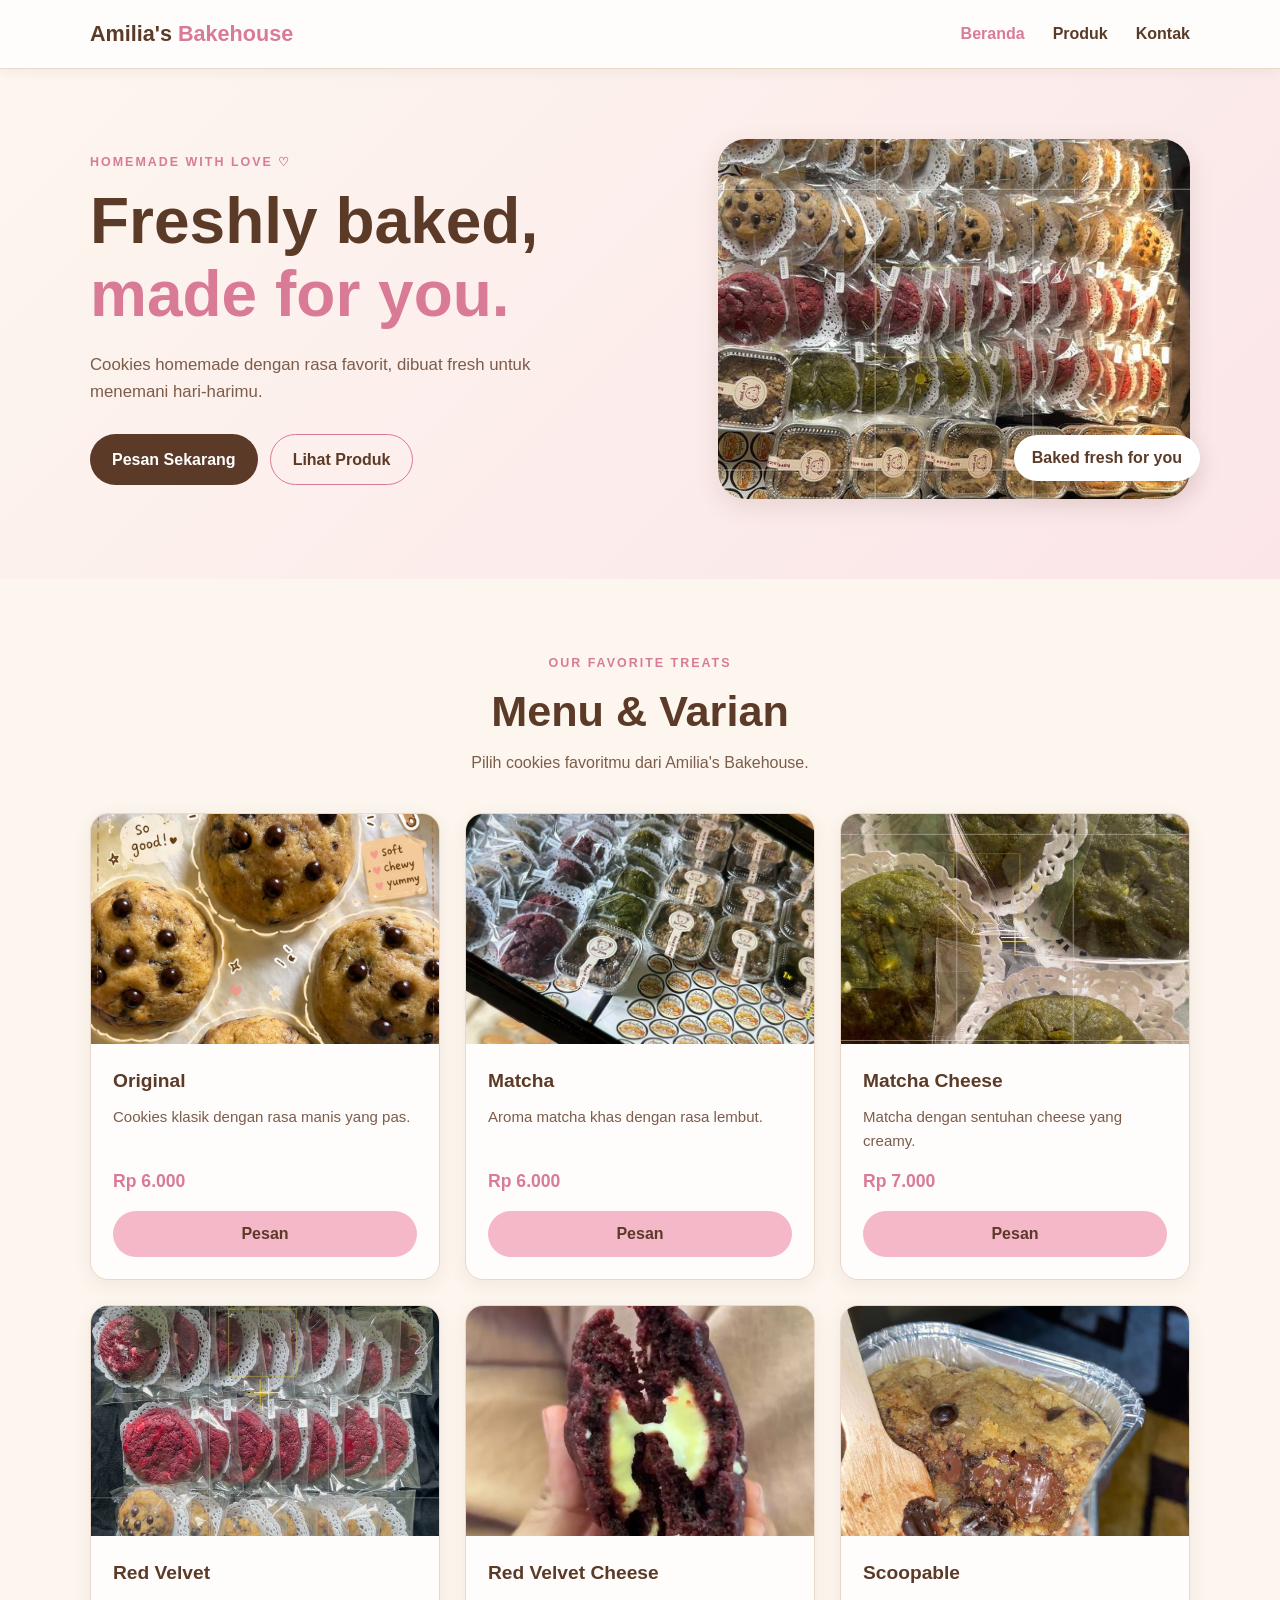
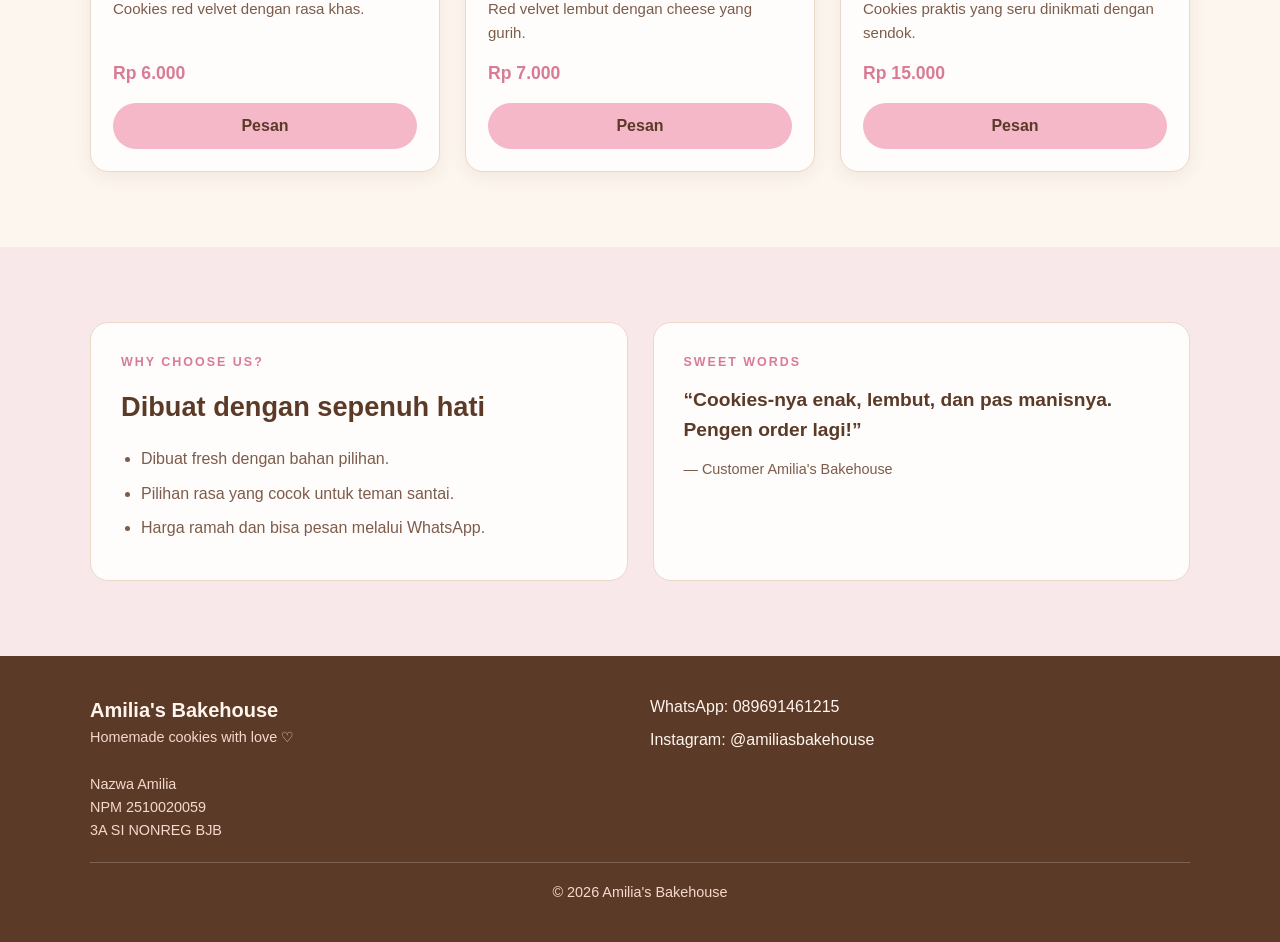
<file: index.html>
<!DOCTYPE html>
<html lang="id">
<head>
  <meta charset="UTF-8">
  <meta name="viewport" content="width=device-width, initial-scale=1.0">
  <title>Amilia's Bakehouse | Homemade Cookies</title>
  <link rel="stylesheet" href="css/style.css">
</head>
<body>
  <header class="site-header">
    <nav class="navbar container">
      <a class="brand" href="index.html">Amilia's <span>Bakehouse</span></a>
      <input class="nav-toggle" type="checkbox" id="nav-toggle">
      <label class="hamburger" for="nav-toggle" aria-label="Buka menu"><span></span><span></span><span></span></label>
      <ul class="nav-menu">
        <li><a class="active" href="index.html">Beranda</a></li>
        <li><a href="#produk">Produk</a></li>
        <li><a href="kontak.html">Kontak</a></li>
      </ul>
    </nav>
  </header>

  <main>
    <section class="hero">
      <div class="container hero-content">
        <div class="hero-text">
          <p class="eyebrow">Homemade with love ♡</p>
          <h1>Freshly baked,<br><span>made for you.</span></h1>
          <p class="hero-description">Cookies homemade dengan rasa favorit, dibuat fresh untuk menemani hari-harimu.</p>
          <div class="hero-buttons">
            <a class="button button-primary" href="https://wa.me/6289691461215" target="_blank" rel="noopener">Pesan Sekarang</a>
            <a class="button button-outline" href="#produk">Lihat Produk</a>
          </div>
        </div>
        <div class="hero-image">
          <img src="img/produk.jpg" alt="Produk Amilia's Bakehouse">
          <span class="image-note">Baked fresh for you</span>
        </div>
      </div>
    </section>

    <section class="section products" id="produk">
      <div class="container">
        <div class="section-heading">
          <p class="eyebrow">Our favorite treats</p>
          <h2>Menu &amp; Varian</h2>
          <p>Pilih cookies favoritmu dari Amilia's Bakehouse.</p>
        </div>
        <div class="product-grid">
          <article class="product-card">
            <img src="img/original.jpg" alt="Original cookies">
            <div class="product-info"><h3>Original</h3><p>Cookies klasik dengan rasa manis yang pas.</p><strong>Rp 6.000</strong><a class="button button-card" href="https://wa.me/6289691461215?text=Halo%20Amilia's%20Bakehouse,%20saya%20mau%20pesan%20Original" target="_blank" rel="noopener">Pesan</a></div>
          </article>
          <article class="product-card">
            <img src="img/matcha.jpg" alt="Matcha cookies">
            <div class="product-info"><h3>Matcha</h3><p>Aroma matcha khas dengan rasa lembut.</p><strong>Rp 6.000</strong><a class="button button-card" href="https://wa.me/6289691461215?text=Halo,%20saya%20mau%20pesan%20Matcha" target="_blank" rel="noopener">Pesan</a></div>
          </article>
          <article class="product-card">
            <img src="img/matchacheese.jpg" alt="Matcha cheese cookies">
            <div class="product-info"><h3>Matcha Cheese</h3><p>Matcha dengan sentuhan cheese yang creamy.</p><strong>Rp 7.000</strong><a class="button button-card" href="https://wa.me/6289691461215?text=Halo,%20saya%20mau%20pesan%20Matcha%20Cheese" target="_blank" rel="noopener">Pesan</a></div>
          </article>
          <article class="product-card">
            <img src="img/redvelvet.jpg" alt="Red velvet cookies">
            <div class="product-info"><h3>Red Velvet</h3><p>Cookies red velvet dengan rasa khas.</p><strong>Rp 6.000</strong><a class="button button-card" href="https://wa.me/6289691461215?text=Halo,%20saya%20mau%20pesan%20Red%20Velvet" target="_blank" rel="noopener">Pesan</a></div>
          </article>
          <article class="product-card">
            <img src="img/redvelvetcheese.jpg" alt="Red velvet cheese cookies">
            <div class="product-info"><h3>Red Velvet Cheese</h3><p>Red velvet lembut dengan cheese yang gurih.</p><strong>Rp 7.000</strong><a class="button button-card" href="https://wa.me/6289691461215?text=Halo,%20saya%20mau%20pesan%20Red%20Velvet%20Cheese" target="_blank" rel="noopener">Pesan</a></div>
          </article>
          <article class="product-card">
            <img src="img/scoopable.jpg" alt="Scoopable cookies">
            <div class="product-info"><h3>Scoopable</h3><p>Cookies praktis yang seru dinikmati dengan sendok.</p><strong>Rp 15.000</strong><a class="button button-card" href="https://wa.me/6289691461215?text=Halo,%20saya%20mau%20pesan%20Scoopable" target="_blank" rel="noopener">Pesan</a></div>
          </article>
        </div>
      </div>
    </section>

    <section class="section about">
      <div class="container about-grid">
        <div class="about-box">
          <p class="eyebrow">Why choose us?</p>
          <h2>Dibuat dengan sepenuh hati</h2>
          <ul>
            <li>Dibuat fresh dengan bahan pilihan.</li>
            <li>Pilihan rasa yang cocok untuk teman santai.</li>
            <li>Harga ramah dan bisa pesan melalui WhatsApp.</li>
          </ul>
        </div>
        <div class="quote-box">
          <p class="eyebrow">Sweet words</p>
          <blockquote>“Cookies-nya enak, lembut, dan pas manisnya. Pengen order lagi!”</blockquote>
          <p class="quote-author">— Customer Amilia's Bakehouse</p>
        </div>
      </div>
    </section>
  </main>

  <footer class="site-footer">
    <div class="container footer-content">
      <div><a class="footer-brand" href="index.html">Amilia's Bakehouse</a><p>Homemade cookies with love ♡</p></div>
      <div class="footer-links">
        <a href="https://wa.me/6289691461215" target="_blank" rel="noopener">WhatsApp: 089691461215</a>
        <a href="https://www.instagram.com/amiliasbakehouse/" target="_blank" rel="noopener">Instagram: @amiliasbakehouse</a>
      </div>
      <div class="student-info"><p>Nazwa Amilia</p><p>NPM 2510020059</p><p>3A SI NONREG BJB</p></div>
      <p class="copyright">© 2026 Amilia's Bakehouse</p>
    </div>
  </footer>
</body>
</html>
</file>
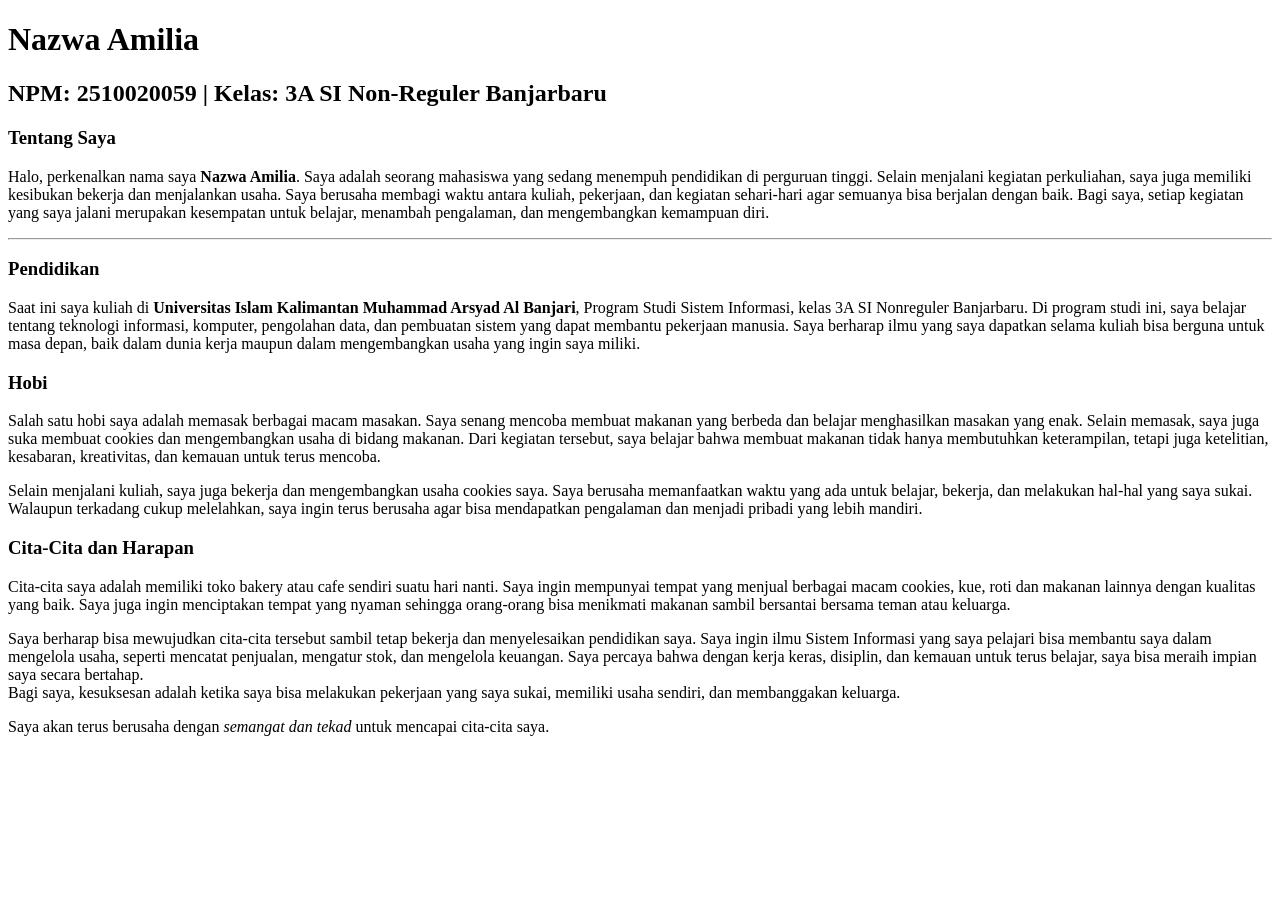
<file: tugas1_2510020059/index.html>
<!DOCTYPE html>
<html lang="id">
<head>
    <meta charset="UTF-8">
    <meta name="viewport" content="width=device-width, initial-scale=1.0">
    <title>Profil Nazwa Amilia</title>
</head>
<body>

    <!-- Dibuat oleh Nazwa Amilia, 10 Oktober 2026 -->

    <h1>Nazwa Amilia</h1>
    <h2>NPM: 2510020059 | Kelas: 3A SI Non-Reguler Banjarbaru</h2>

    <h3>Tentang Saya</h3>
    <p>
        Halo, perkenalkan nama saya <strong>Nazwa Amilia</strong>.
        Saya adalah seorang mahasiswa yang sedang menempuh pendidikan
        di perguruan tinggi. Selain menjalani kegiatan perkuliahan,
        saya juga memiliki kesibukan bekerja dan menjalankan usaha.
        Saya berusaha membagi waktu antara kuliah, pekerjaan, dan
        kegiatan sehari-hari agar semuanya bisa berjalan dengan baik.
        Bagi saya, setiap kegiatan yang saya jalani merupakan kesempatan
        untuk belajar, menambah pengalaman, dan mengembangkan kemampuan diri.
    </p>

    <hr>

    <h3>Pendidikan</h3>
    <p>
        Saat ini saya kuliah di <strong>Universitas Islam Kalimantan
        Muhammad Arsyad Al Banjari</strong>, Program Studi Sistem Informasi,
        kelas 3A SI Nonreguler Banjarbaru. Di program studi ini, saya
        belajar tentang teknologi informasi, komputer, pengolahan data,
        dan pembuatan sistem yang dapat membantu pekerjaan manusia.
        Saya berharap ilmu yang saya dapatkan selama kuliah bisa berguna
        untuk masa depan, baik dalam dunia kerja maupun dalam mengembangkan
        usaha yang ingin saya miliki.
    </p>

    <h3>Hobi</h3>
    <p>
        Salah satu hobi saya adalah memasak berbagai macam masakan.
        Saya senang mencoba membuat makanan yang berbeda dan belajar
        menghasilkan masakan yang enak. Selain memasak, saya juga suka
        membuat cookies dan mengembangkan usaha di bidang makanan.
        Dari kegiatan tersebut, saya belajar bahwa membuat makanan
        tidak hanya membutuhkan keterampilan, tetapi juga ketelitian,
        kesabaran, kreativitas, dan kemauan untuk terus mencoba.
    </p>

    <p>
        Selain menjalani kuliah, saya juga bekerja dan mengembangkan
        usaha cookies saya. Saya berusaha memanfaatkan waktu yang ada
        untuk belajar, bekerja, dan melakukan hal-hal yang saya sukai.
        Walaupun terkadang cukup melelahkan, saya ingin terus berusaha
        agar bisa mendapatkan pengalaman dan menjadi pribadi yang
        lebih mandiri.
    </p>

    <h3>Cita-Cita dan Harapan</h3>
    <p>
        Cita-cita saya adalah memiliki toko bakery atau cafe sendiri
        suatu hari nanti. Saya ingin mempunyai tempat yang menjual
        berbagai macam cookies, kue, roti dan makanan lainnya dengan kualitas
        yang baik. Saya juga ingin menciptakan tempat yang nyaman
        sehingga orang-orang bisa menikmati makanan sambil bersantai
        bersama teman atau keluarga.
    </p>

    <p>
        Saya berharap bisa mewujudkan cita-cita tersebut sambil tetap
        bekerja dan menyelesaikan pendidikan saya. Saya ingin ilmu
        Sistem Informasi yang saya pelajari bisa membantu saya dalam
        mengelola usaha, seperti mencatat penjualan, mengatur stok,
        dan mengelola keuangan. Saya percaya bahwa dengan kerja keras,
        disiplin, dan kemauan untuk terus belajar, saya bisa meraih
        impian saya secara bertahap.
        <br>
        Bagi saya, kesuksesan adalah ketika saya bisa melakukan
        pekerjaan yang saya sukai, memiliki usaha sendiri, dan
        membanggakan keluarga.
    </p>

    <p>
        Saya akan terus berusaha dengan <em>semangat dan tekad</em>
        untuk mencapai cita-cita saya.
    </p>

</body>
</html>
</file>
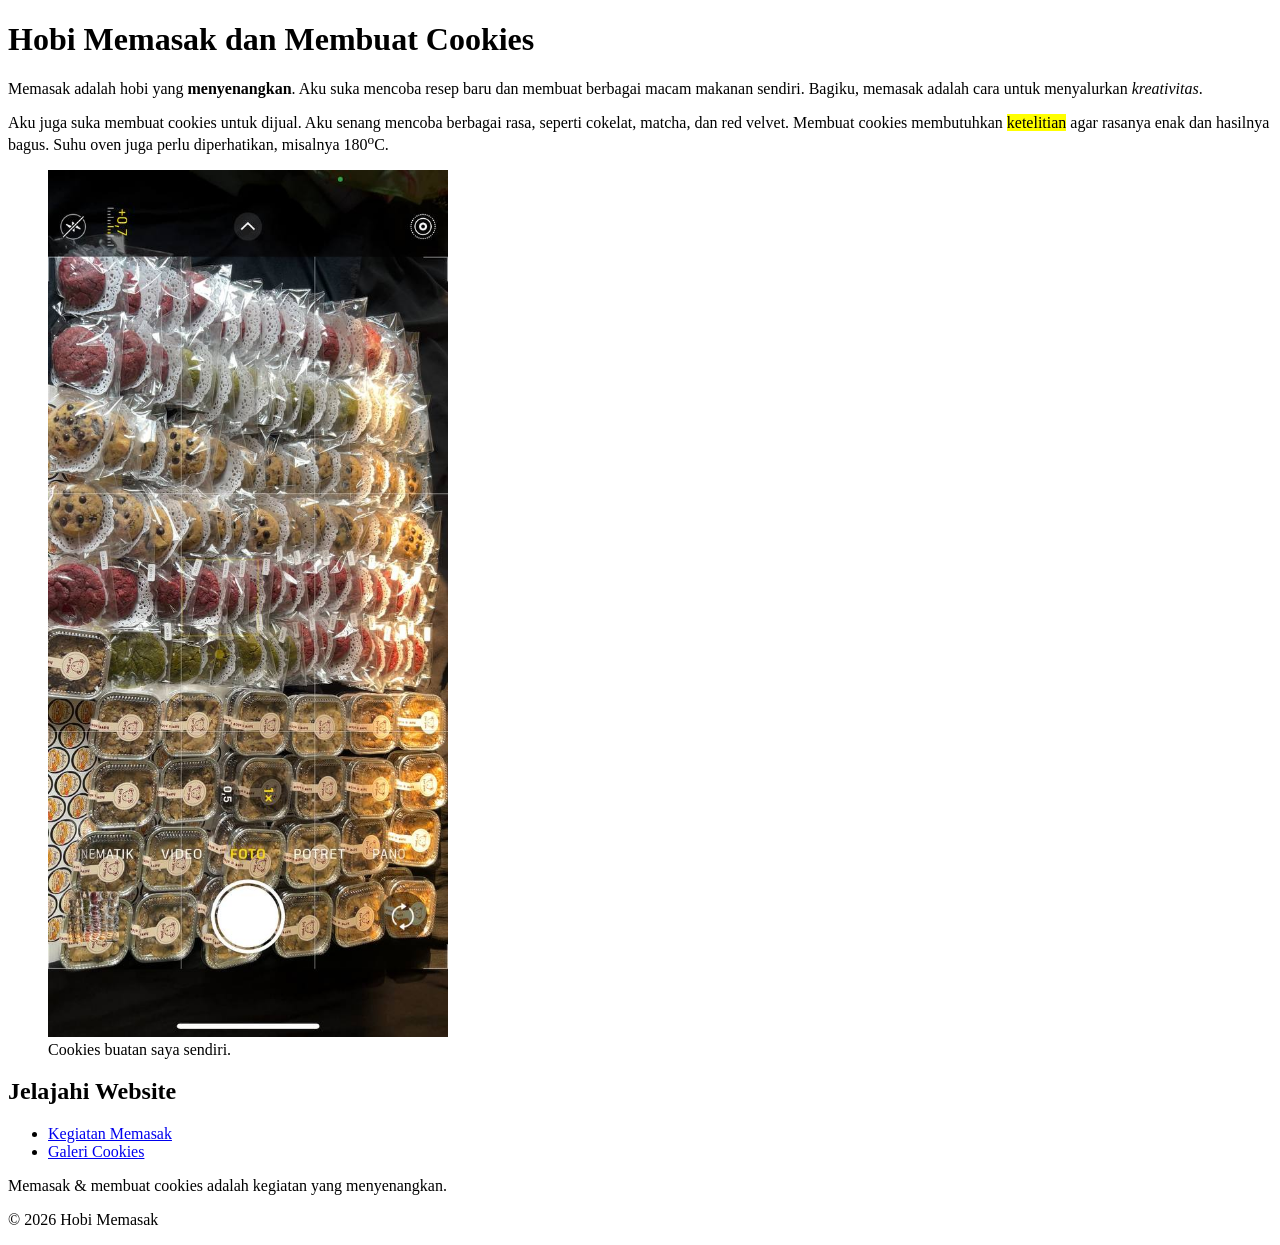
<file: tugas2_2510020059/index.html>
<!DOCTYPE html>
<html lang="id">
<head>
    <meta charset="UTF-8">
    <meta name="viewport" content="width=device-width, initial-scale=1.0">
    <title>Hobi Memasak</title>
</head>
<body id="atas">

    <h1>Hobi Memasak dan Membuat Cookies</h1>

    <p>
        Memasak adalah hobi yang <strong>menyenangkan</strong>.
        Aku suka mencoba resep baru dan membuat berbagai macam
        makanan sendiri. Bagiku, memasak adalah cara untuk
        menyalurkan <em>kreativitas</em>.
    </p>

    <p>
        Aku juga suka membuat cookies untuk dijual.
        Aku senang mencoba berbagai rasa, seperti cokelat,
        matcha, dan red velvet.
        Membuat cookies membutuhkan <mark>ketelitian</mark>
        agar rasanya enak dan hasilnya bagus.
        Suhu oven juga perlu diperhatikan, misalnya 180<sup>o</sup>C.
    </p>

    <figure>
        <img src="cookies1.jpg"
             alt="Cookies hasil buatan saya sendiri"
             width="400">
        <figcaption>Cookies buatan saya sendiri.</figcaption>
    </figure>

    <h2>Jelajahi Website</h2>

    <ul>
        <li><a href="kegiatan.html">Kegiatan Memasak</a></li>
        <li><a href="galeri.html">Galeri Cookies</a></li>
    </ul>

    <p>
        Memasak &amp; membuat cookies adalah kegiatan yang menyenangkan.
    </p>

    <p>&copy; 2026 Hobi Memasak</p>

</body>
</html>
</file>
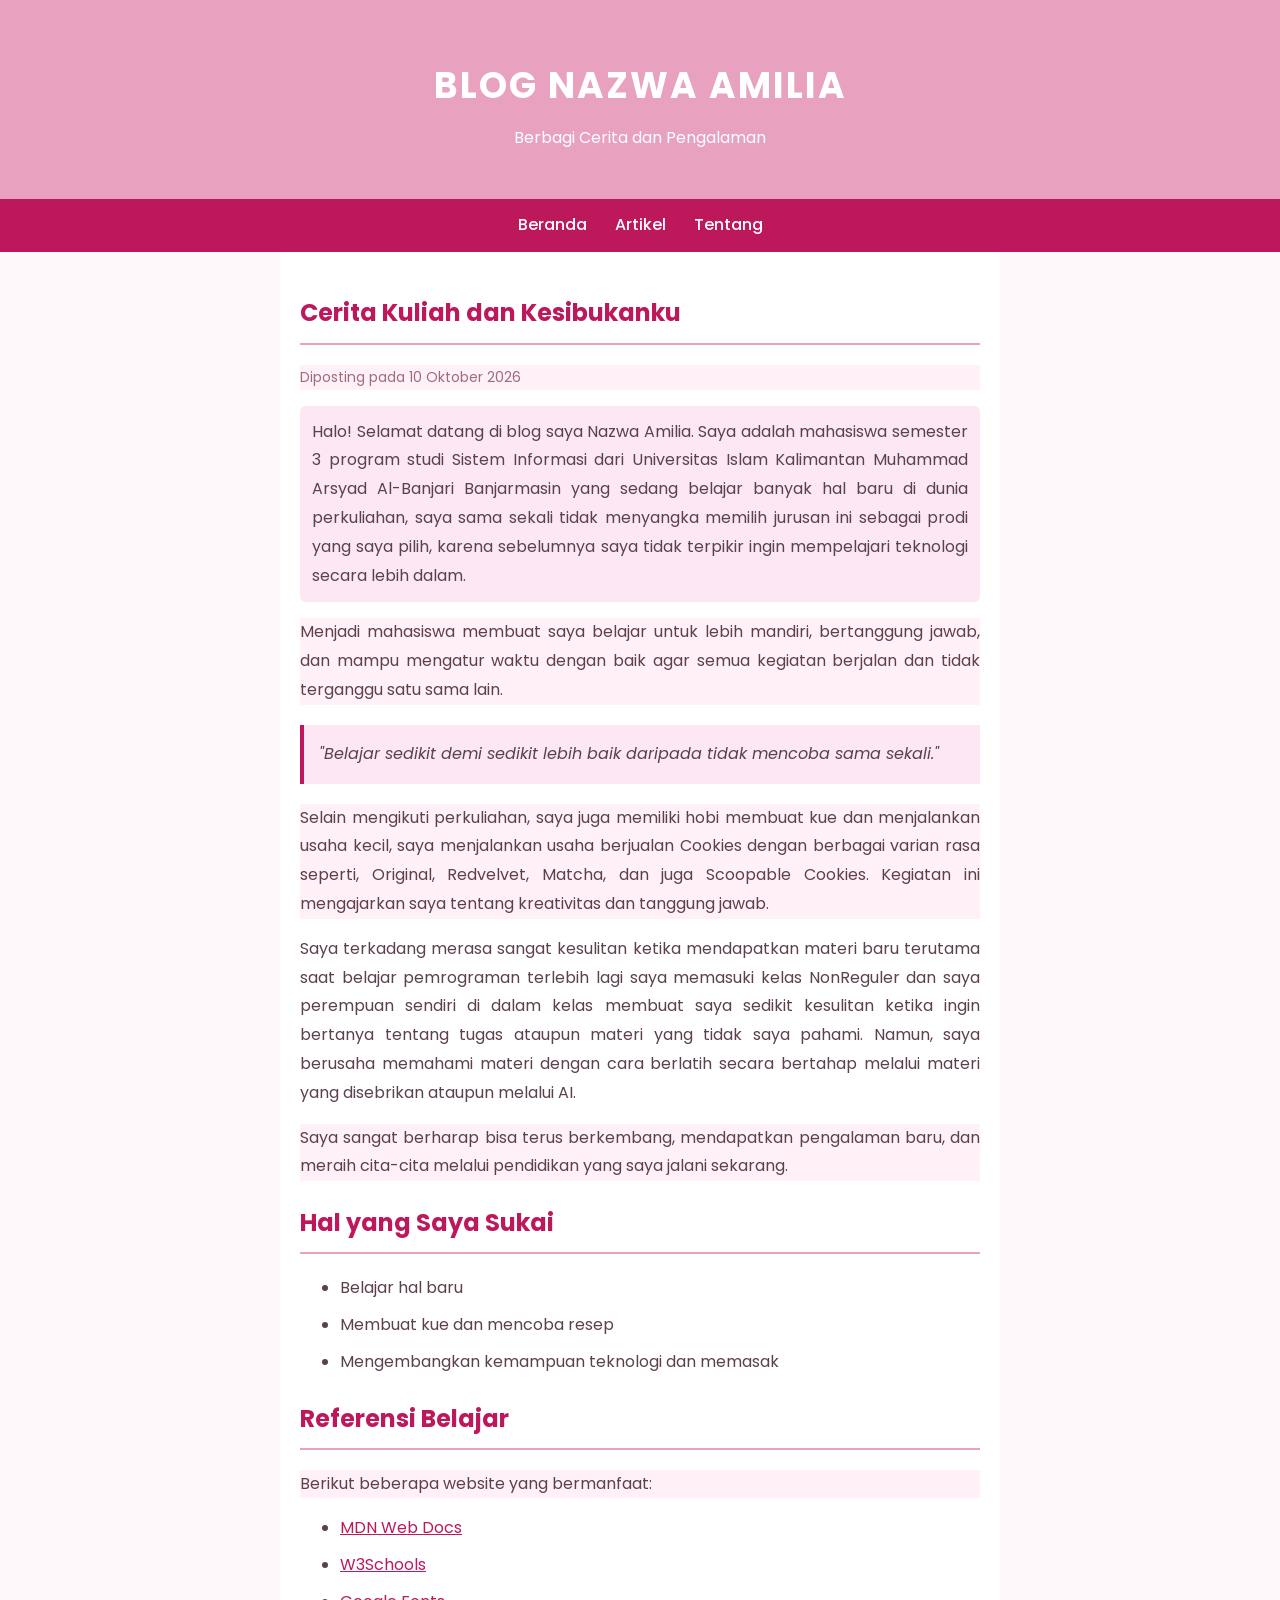
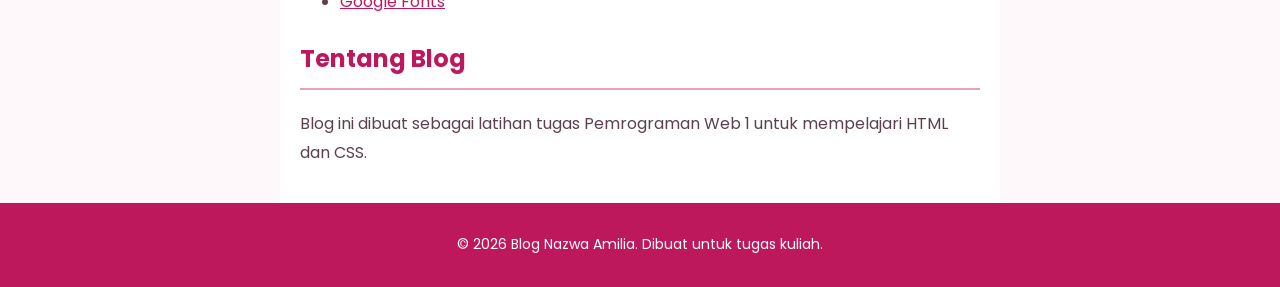
<file: tugas4_2510020059/index.html>
<!DOCTYPE html>
<html lang="id">
<head>
    <meta charset="UTF-8">
    <meta name="viewport" content="width=device-width, initial-scale=1.0">
    <title>Blog Saya</title>

    <!-- Google Fonts -->
    <link href="https://fonts.googleapis.com/css2?family=Poppins:wght@400;500;700&display=swap" rel="stylesheet">

    <!-- CSS External -->
    <link rel="stylesheet" href="style.css">
</head>
<body>

    <!-- Bagian Header -->
    <header id="header">
        <h1>Blog Nazwa Amilia</h1>
        <p>Berbagi Cerita dan Pengalaman</p>
    </header>

    <!-- Menu Navigasi -->
    <nav>
        <a href="#beranda">Beranda</a>
        <a href="#artikel">Artikel</a>
        <a href="#tentang">Tentang</a>
    </nav>

    <!-- Isi Utama -->
    <main id="beranda">
        <article id="artikel">
            <h2>Cerita Kuliah dan Kesibukanku</h2>

            <p class="tanggal">
                Diposting pada
                <time datetime="2026-10-10">10 Oktober 2026</time>
            </p>

            <p class="pembuka">
                Halo! Selamat datang di blog saya Nazwa Amilia.
                Saya adalah mahasiswa semester 3 program studi Sistem Informasi dari Universitas Islam Kalimantan Muhammad Arsyad Al-Banjari Banjarmasin yang
                sedang belajar banyak hal baru di dunia perkuliahan, saya sama sekali tidak menyangka memilih jurusan ini sebagai prodi yang saya pilih, karena sebelumnya saya tidak terpikir ingin mempelajari teknologi secara lebih dalam.
            </p>

            <p>
                Menjadi mahasiswa membuat saya belajar untuk
                lebih mandiri, bertanggung jawab, dan mampu
                mengatur waktu dengan baik agar semua kegiatan berjalan dan tidak terganggu satu sama lain.
            </p>

            <blockquote>
                "Belajar sedikit demi sedikit lebih baik
                daripada tidak mencoba sama sekali."
            </blockquote>

            <p>
                Selain mengikuti perkuliahan, saya juga memiliki
                hobi membuat kue dan menjalankan usaha kecil, saya menjalankan usaha berjualan Cookies dengan berbagai varian rasa seperti, Original, Redvelvet, Matcha, dan juga Scoopable Cookies.
                Kegiatan ini mengajarkan saya tentang kreativitas
                dan tanggung jawab.
            </p>

            <p>
                Saya terkadang merasa sangat kesulitan ketika
                mendapatkan materi baru terutama saat belajar
                pemrograman terlebih lagi saya memasuki kelas NonReguler dan saya perempuan sendiri di dalam kelas membuat saya sedikit kesulitan ketika ingin bertanya tentang tugas ataupun materi yang tidak saya pahami. Namun, saya berusaha memahami
                materi dengan cara berlatih secara bertahap melalui materi yang disebrikan ataupun melalui AI.
            </p>

            <p>
                Saya sangat berharap bisa terus berkembang,
                mendapatkan pengalaman baru, dan meraih
                cita-cita melalui pendidikan yang saya jalani sekarang.
            </p>

            <h2>Hal yang Saya Sukai</h2>

            <ul>
                <li>Belajar hal baru</li>
                <li>Membuat kue dan mencoba resep</li>
                <li>Mengembangkan kemampuan teknologi dan memasak</li>
            </ul>

            <h2>Referensi Belajar</h2>

            <p>Berikut beberapa website yang bermanfaat:</p>

            <ul>
                <li><a href="https://developer.mozilla.org/" target="_blank" rel="noopener noreferrer">MDN Web Docs</a></li>
                <li><a href="https://www.w3schools.com/" target="_blank" rel="noopener noreferrer">W3Schools</a></li>
                <li><a href="https://fonts.google.com/" target="_blank" rel="noopener noreferrer">Google Fonts</a></li>
            </ul>
        </article>

        <section id="tentang">
            <h2>Tentang Blog</h2>
            <p>
                Blog ini dibuat sebagai latihan tugas
                Pemrograman Web 1 untuk mempelajari HTML dan CSS.
            </p>
        </section>
    </main>

    <!-- Bagian Footer -->
    <footer>
        <p>&copy; 2026 Blog Nazwa Amilia. Dibuat untuk tugas kuliah.</p>
    </footer>

</body>
</html>
</file>
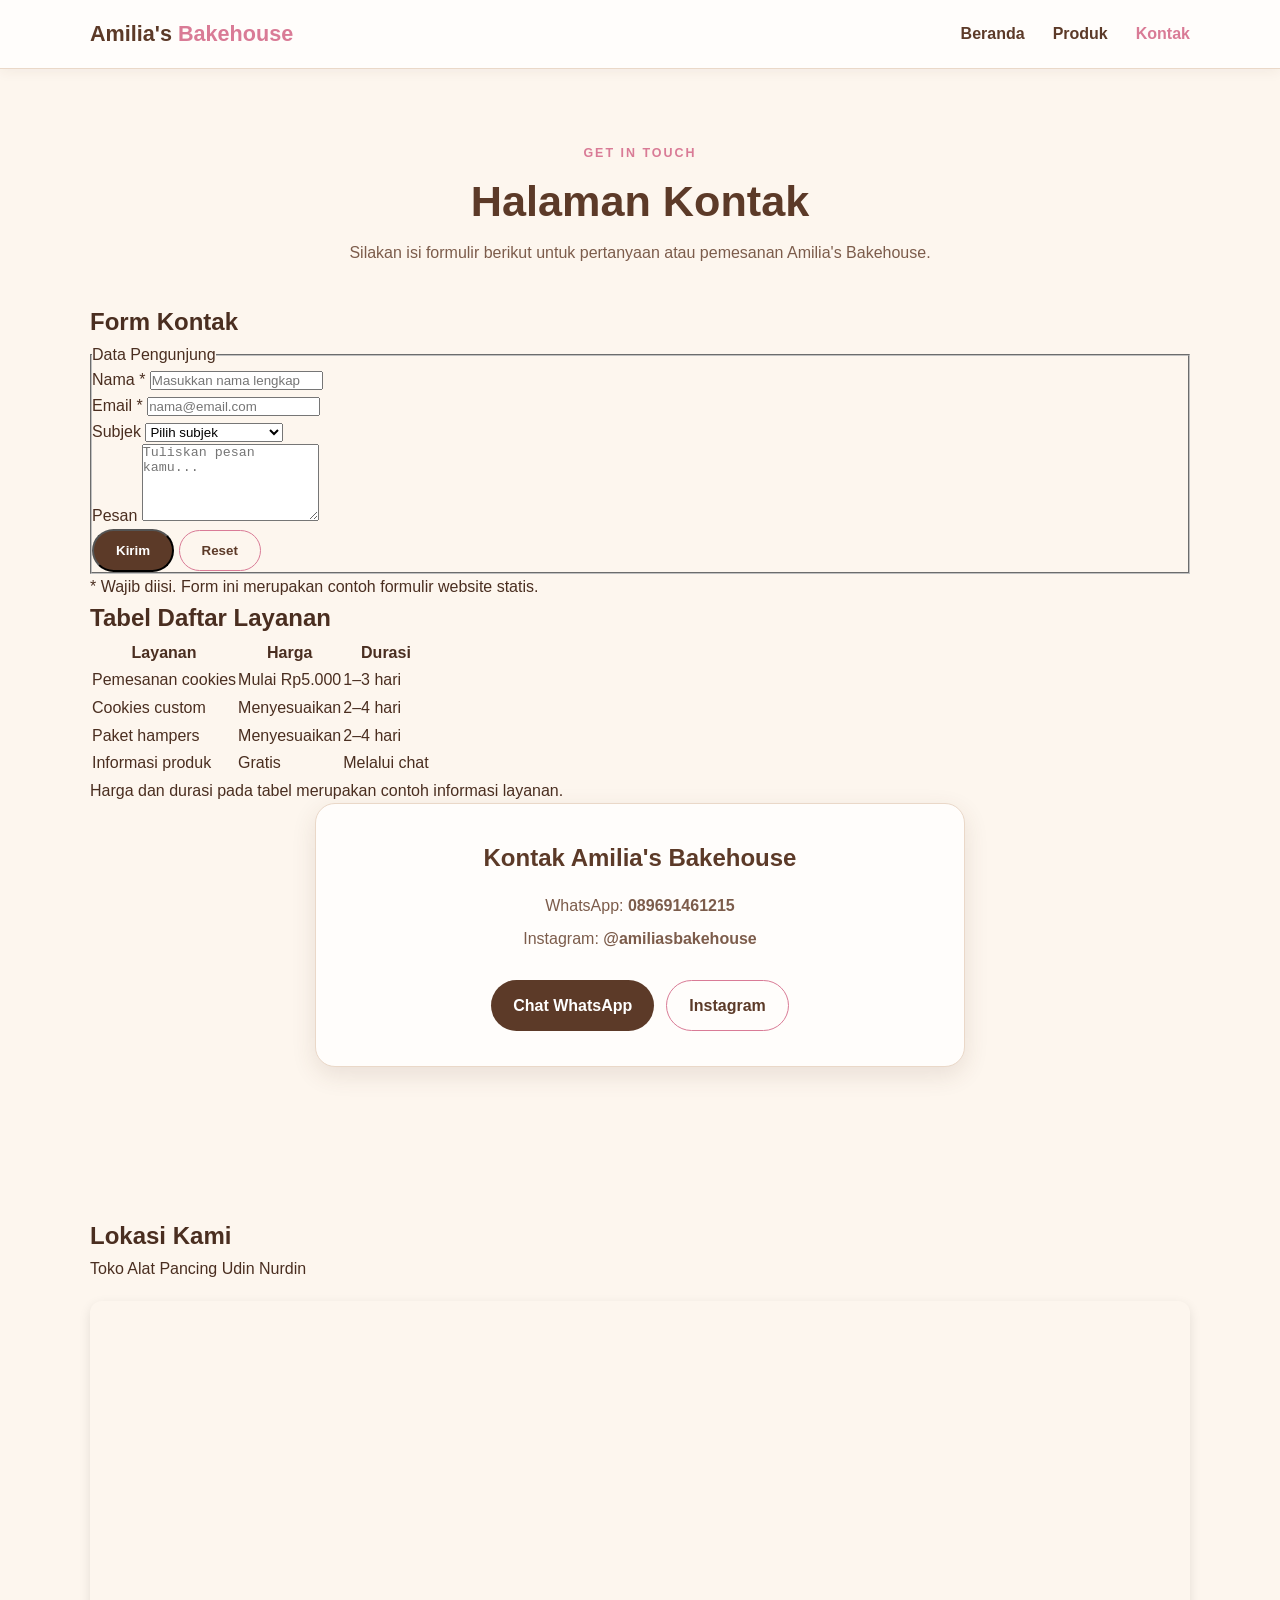
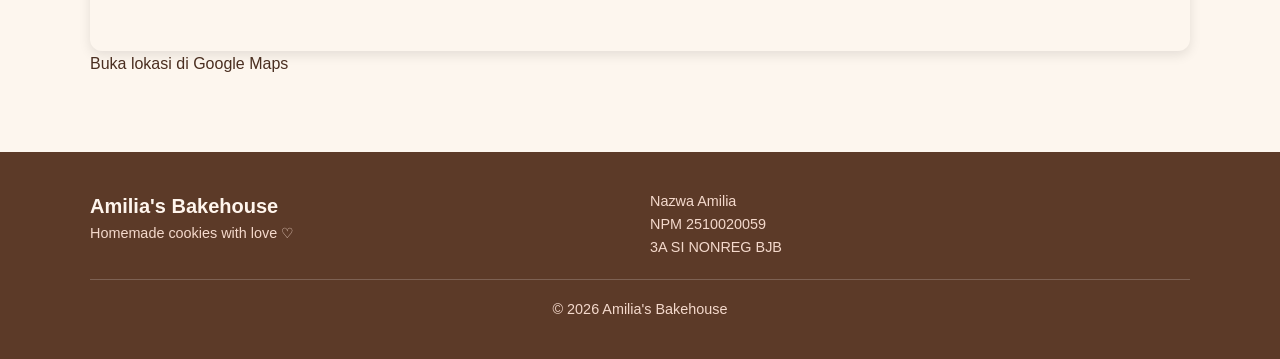
<file: kontak.html>
<!DOCTYPE html>
<html lang="id">
<head>
  <meta charset="UTF-8">
  <meta name="viewport" content="width=device-width, initial-scale=1.0">
  <title>Kontak | Amilia's Bakehouse</title>
  <link rel="stylesheet" href="css/style.css">
</head>
<body>
  <header class="site-header">
    <nav class="navbar container" aria-label="Navigasi utama">
      <a class="brand" href="index.html">Amilia's <span>Bakehouse</span></a>
      <input class="nav-toggle" type="checkbox" id="nav-toggle">
      <label class="hamburger" for="nav-toggle" aria-label="Buka menu"><span></span><span></span><span></span></label>
      <ul class="nav-menu">
        <li><a href="index.html">Beranda</a></li>
        <li><a href="index.html#produk">Produk</a></li>
        <li><a class="active" href="kontak.html">Kontak</a></li>
      </ul>
    </nav>
  </header>

  <main class="contact-page">
    <section class="section">
      <div class="container">
        <div class="section-heading">
          <p class="eyebrow">Get in touch</p>
          <h1>Halaman Kontak</h1>
          <p>Silakan isi formulir berikut untuk pertanyaan atau pemesanan Amilia's Bakehouse.</p>
        </div>

        <div class="contact-layout">
          <section class="contact-form-card" aria-labelledby="form-title">
            <h2 id="form-title">Form Kontak</h2>
            <form action="kontak.html" method="get">
              <fieldset>
                <legend>Data Pengunjung</legend>
                <div class="form-group">
                  <label for="nama">Nama <span aria-hidden="true">*</span></label>
                  <input type="text" id="nama" name="nama" placeholder="Masukkan nama lengkap" required>
                </div>
                <div class="form-group">
                  <label for="email">Email <span aria-hidden="true">*</span></label>
                  <input type="email" id="email" name="email" placeholder="nama@email.com" required>
                </div>
                <div class="form-group">
                  <label for="subjek">Subjek</label>
                  <select id="subjek" name="subjek">
                    <option value="">Pilih subjek</option>
                    <option value="pemesanan">Pemesanan produk</option>
                    <option value="informasi">Informasi produk</option>
                    <option value="kerja-sama">Kerja sama</option>
                    <option value="lainnya">Lainnya</option>
                  </select>
                </div>
                <div class="form-group">
                  <label for="pesan">Pesan</label>
                  <textarea id="pesan" name="pesan" rows="5" placeholder="Tuliskan pesan kamu..."></textarea>
                </div>
                <div class="form-actions">
                  <button class="button button-primary" type="submit">Kirim</button>
                  <button class="button button-outline" type="reset">Reset</button>
                </div>
              </fieldset>
            </form>
            <p class="form-note">* Wajib diisi. Form ini merupakan contoh formulir website statis.</p>
          </section>

          <section class="service-card" aria-labelledby="service-title">
            <h2 id="service-title">Tabel Daftar Layanan</h2>
            <div class="table-wrap">
              <table class="service-table">
                <thead>
                  <tr><th scope="col">Layanan</th><th scope="col">Harga</th><th scope="col">Durasi</th></tr>
                </thead>
                <tbody>
                  <tr><td>Pemesanan cookies</td><td>Mulai Rp5.000</td><td>1–3 hari</td></tr>
                  <tr><td>Cookies custom</td><td>Menyesuaikan</td><td>2–4 hari</td></tr>
                  <tr><td>Paket hampers</td><td>Menyesuaikan</td><td>2–4 hari</td></tr>
                  <tr><td>Informasi produk</td><td>Gratis</td><td>Melalui chat</td></tr>
                </tbody>
              </table>
            </div>
            <p class="table-note">Harga dan durasi pada tabel merupakan contoh informasi layanan.</p>
          </section>
        </div>

        <div class="contact-card contact-details">
          <h2>Kontak Amilia's Bakehouse</h2>
          <p>WhatsApp: <strong>089691461215</strong></p>
          <p>Instagram: <strong>@amiliasbakehouse</strong></p>
          <div class="hero-buttons">
            <a class="button button-primary" href="https://wa.me/6289691461215" target="_blank" rel="noopener">Chat WhatsApp</a>
            <a class="button button-outline" href="https://www.instagram.com/amiliasbakehouse/" target="_blank" rel="noopener">Instagram</a>
          </div>
        </div>
      </div>
    </section>
    <!-- Bagian Lokasi -->
<section class="section">
    <div class="container">
        <h2 class="section-title">Lokasi Kami</h2>
        <p>Toko Alat Pancing Udin Nurdin</p>
        <div class="map-wrapper">
            <iframe
                src="https://maps.google.com/maps?q=Toko%20Alat%20Pancing%20Udin%20Nurdin&t=&z=15&ie=UTF8&iwloc=&output=embed"
                title="Lokasi Toko Alat Pancing Udin Nurdin"
                width="100%"
                height="350"
                style="border:0;"
                loading="lazy"
                allowfullscreen>
            </iframe>
        </div>
        <p>
            <a href="https://maps.app.goo.gl/Tv3fK4YjbfLGU4bM9?g_st=ic"
               target="_blank"
               rel="noopener">
                Buka lokasi di Google Maps
            </a>
        </p>
    </div>
</section>
  </main>
  <footer class="site-footer">
    <div class="container footer-content">
      <div><a class="footer-brand" href="index.html">Amilia's Bakehouse</a><p>Homemade cookies with love ♡</p></div>
      <div class="student-info"><p>Nazwa Amilia</p><p>NPM 2510020059</p><p>3A SI NONREG BJB</p></div>
      <p class="copyright">© 2026 Amilia's Bakehouse</p>
    </div>
  </footer>
</body>
</html>
</file>
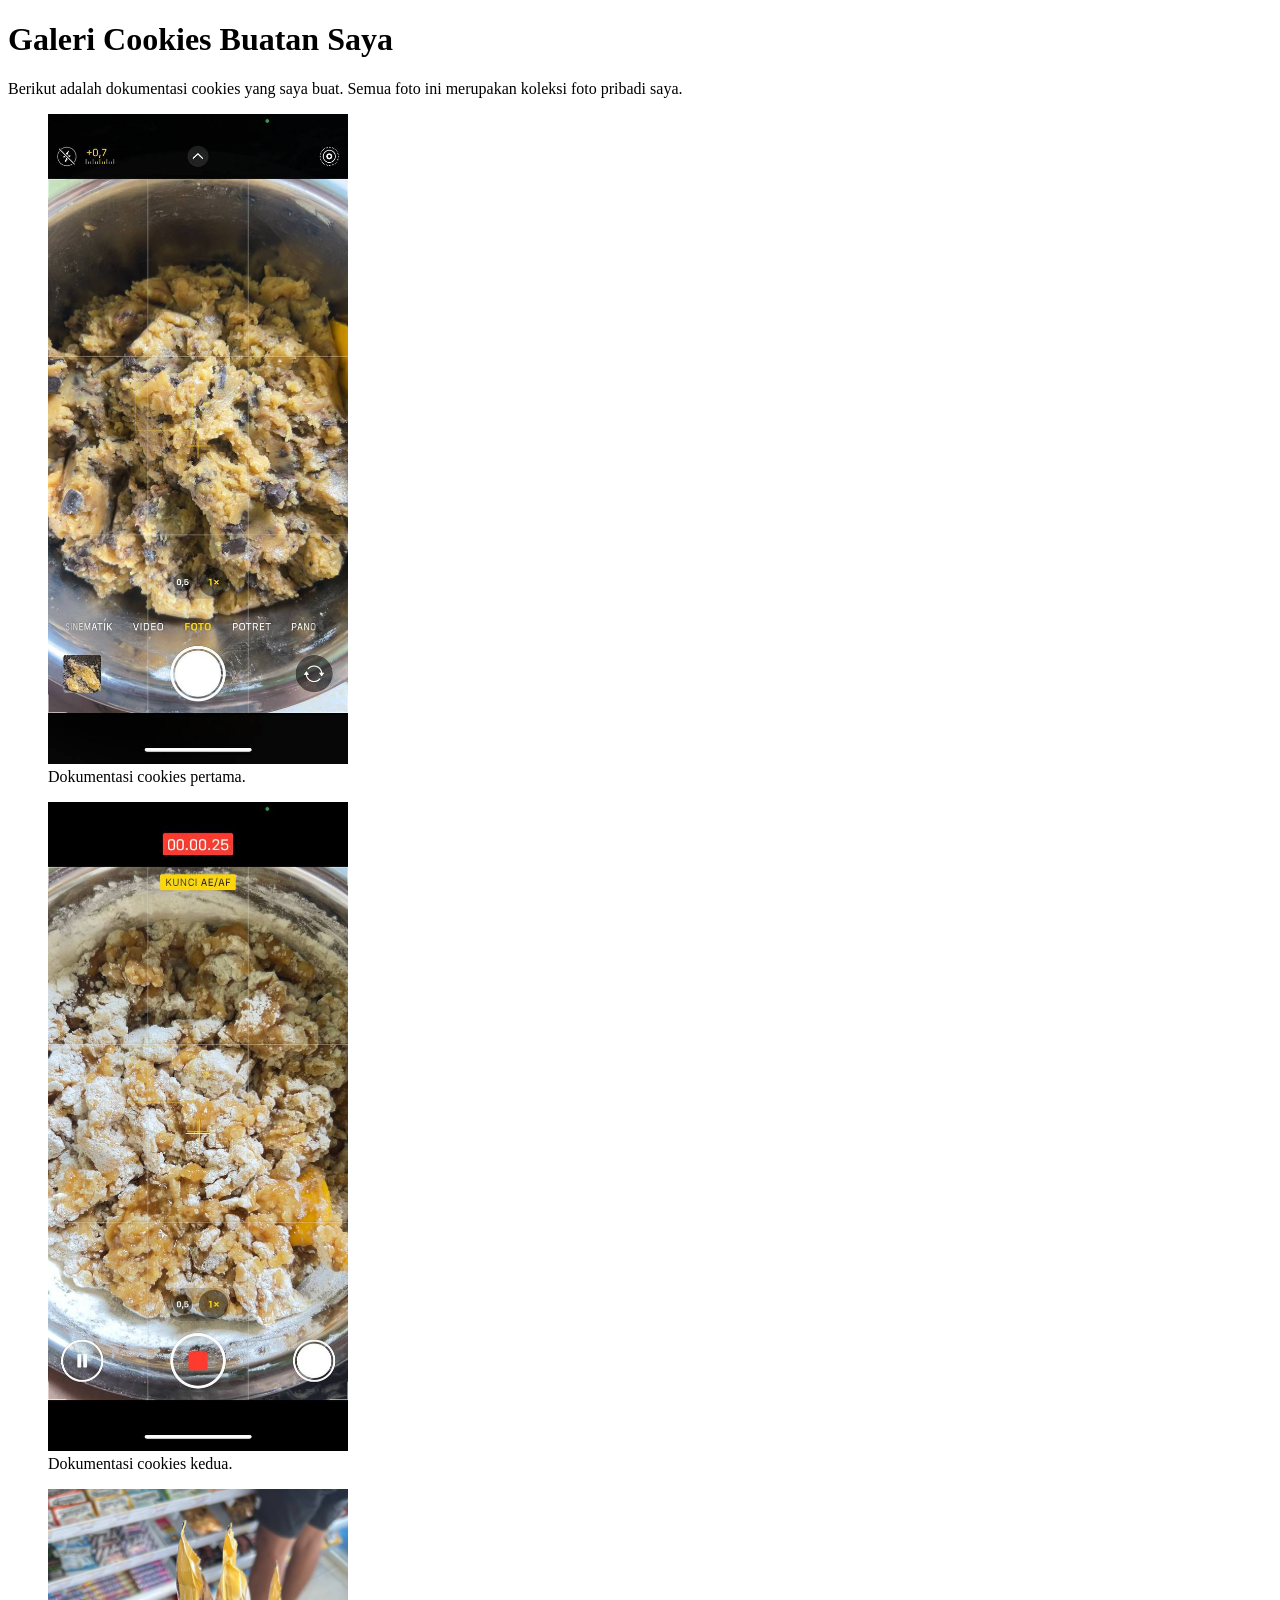
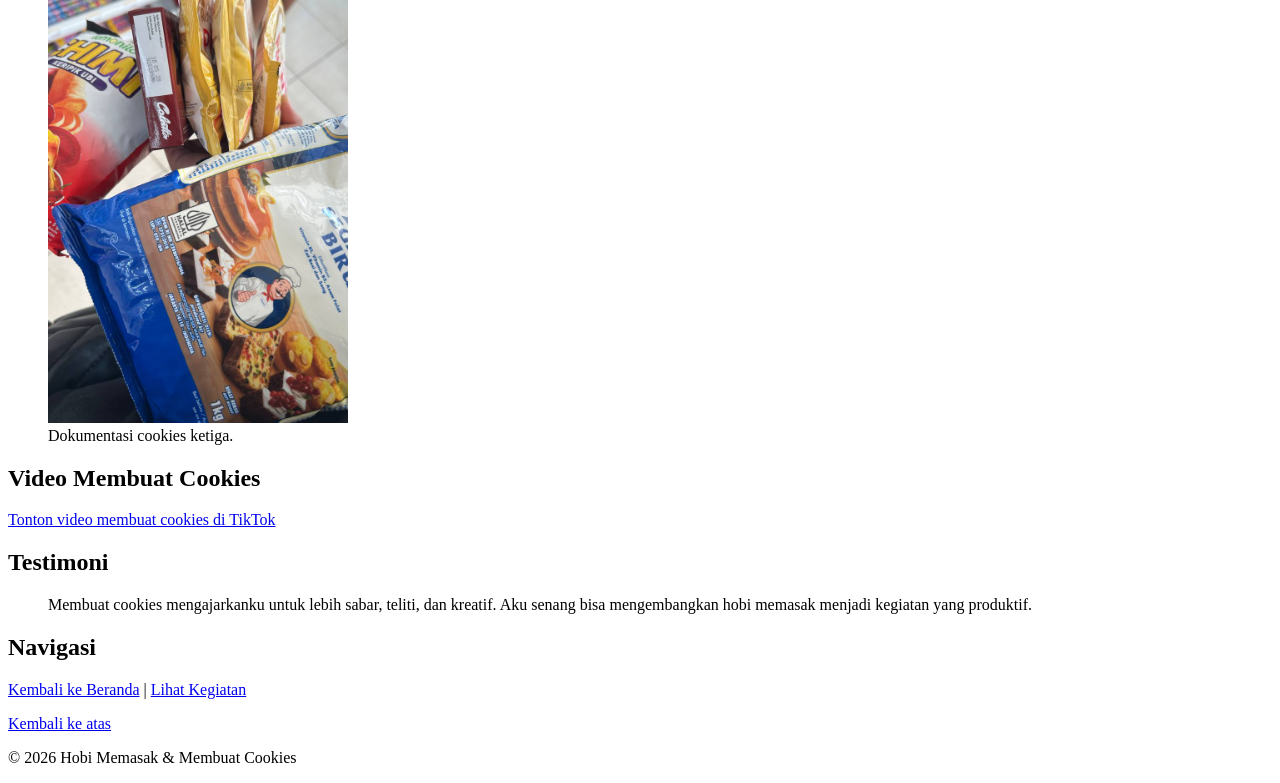
<file: tugas2_2510020059/galeri.html>
<!DOCTYPE html>
<html lang="id">
<head>
    <meta charset="UTF-8">
    <meta name="viewport" content="width=device-width, initial-scale=1.0">
    <title>Galeri Cookies</title>
</head>
<body id="atas">

    <h1>Galeri Cookies Buatan Saya</h1>

    <p>
        Berikut adalah dokumentasi cookies yang saya buat.
        Semua foto ini merupakan koleksi foto pribadi saya.
    </p>

    <figure>
        <img src="cookies2.jpg"
             alt="Dokumentasi cookies pertama"
             width="300">
        <figcaption>Dokumentasi cookies pertama.</figcaption>
    </figure>

    <figure>
        <img src="cookies3.jpg"
             alt="Dokumentasi cookies kedua"
             width="300">
        <figcaption>Dokumentasi cookies kedua.</figcaption>
    </figure>

    <figure>
        <img src="cookies4.jpg"
             alt="Dokumentasi cookies ketiga"
             width="300">
        <figcaption>Dokumentasi cookies ketiga.</figcaption>
    </figure>

    <h2>Video Membuat Cookies</h2>

    <p>
        <a href="https://vt.tiktok.com/ZSb7M1mgT/">
            Tonton video membuat cookies di TikTok
        </a>
    </p>

    <h2>Testimoni</h2>

    <blockquote>
        Membuat cookies mengajarkanku untuk lebih sabar,
        teliti, dan kreatif. Aku senang bisa mengembangkan
        hobi memasak menjadi kegiatan yang produktif.
    </blockquote>

    <h2>Navigasi</h2>

    <a href="index.html">Kembali ke Beranda</a> |
    <a href="kegiatan.html">Lihat Kegiatan</a>

    <p><a href="#atas">Kembali ke atas</a></p>
    <p>&copy; 2026 Hobi Memasak &amp; Membuat Cookies</p>

</body>
</html>
</file>
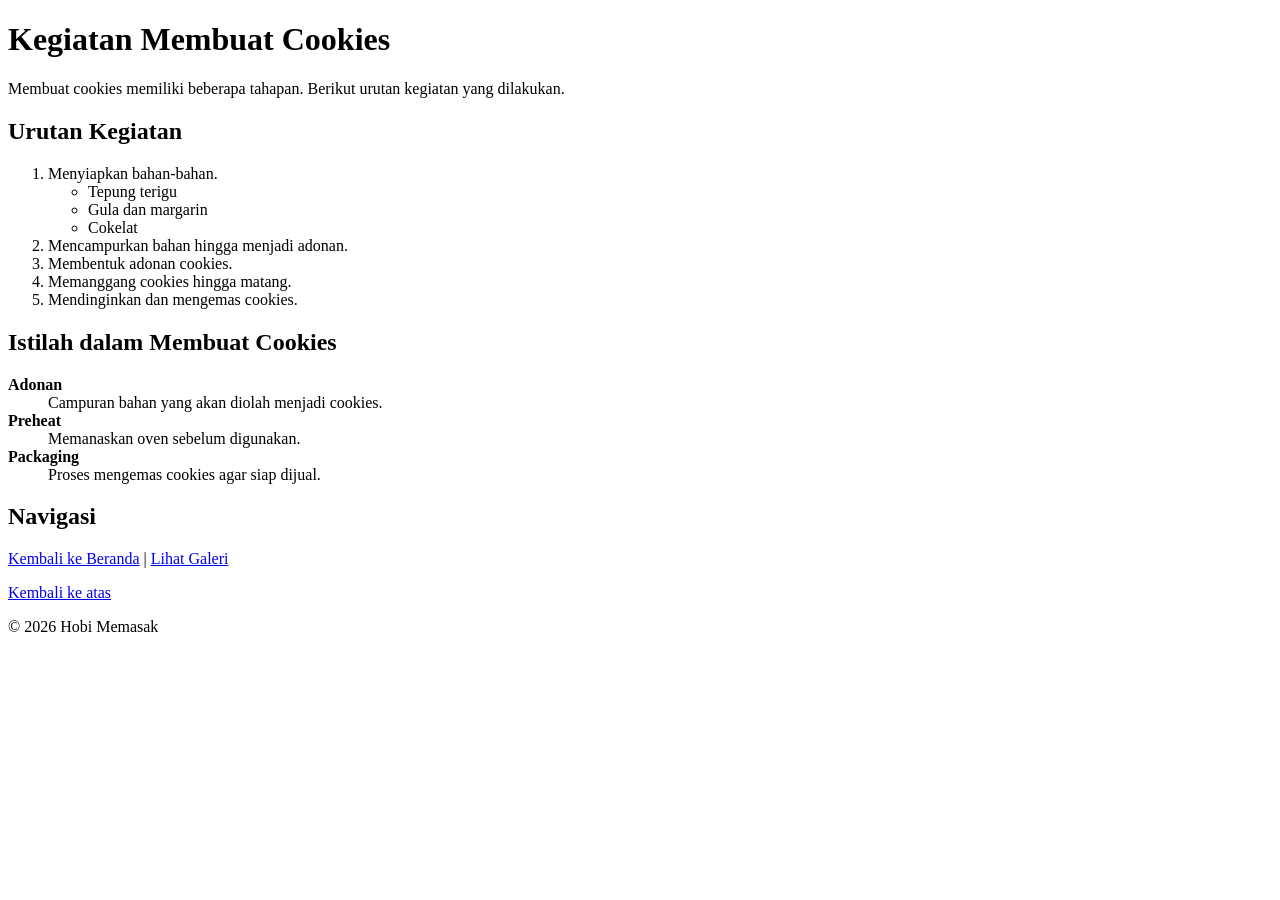
<file: tugas2_2510020059/kegiatan.html>
<!DOCTYPE html>
<html lang="id">
<head>
    <meta charset="UTF-8">
    <meta name="viewport" content="width=device-width, initial-scale=1.0">
    <title>Kegiatan Membuat Cookies</title>
</head>
<body id="atas">

    <h1>Kegiatan Membuat Cookies</h1>

    <p>
        Membuat cookies memiliki beberapa tahapan.
        Berikut urutan kegiatan yang dilakukan.
    </p>

    <h2>Urutan Kegiatan</h2>

    <ol>
        <li>Menyiapkan bahan-bahan.
            <ul>
                <li>Tepung terigu</li>
                <li>Gula dan margarin</li>
                <li>Cokelat</li>
            </ul>
        </li>
        <li>Mencampurkan bahan hingga menjadi adonan.</li>
        <li>Membentuk adonan cookies.</li>
        <li>Memanggang cookies hingga matang.</li>
        <li>Mendinginkan dan mengemas cookies.</li>
    </ol>

    <h2>Istilah dalam Membuat Cookies</h2>

    <dl>
        <dt><strong>Adonan</strong></dt>
        <dd>Campuran bahan yang akan diolah menjadi cookies.</dd>

        <dt><strong>Preheat</strong></dt>
        <dd>Memanaskan oven sebelum digunakan.</dd>

        <dt><strong>Packaging</strong></dt>
        <dd>Proses mengemas cookies agar siap dijual.</dd>
    </dl>

    <h2>Navigasi</h2>

    <a href="index.html">Kembali ke Beranda</a> |
    <a href="galeri.html">Lihat Galeri</a>

    <p><a href="#atas">Kembali ke atas</a></p>
    <p>&copy; 2026 Hobi Memasak</p>

</body>
</html>
</file>
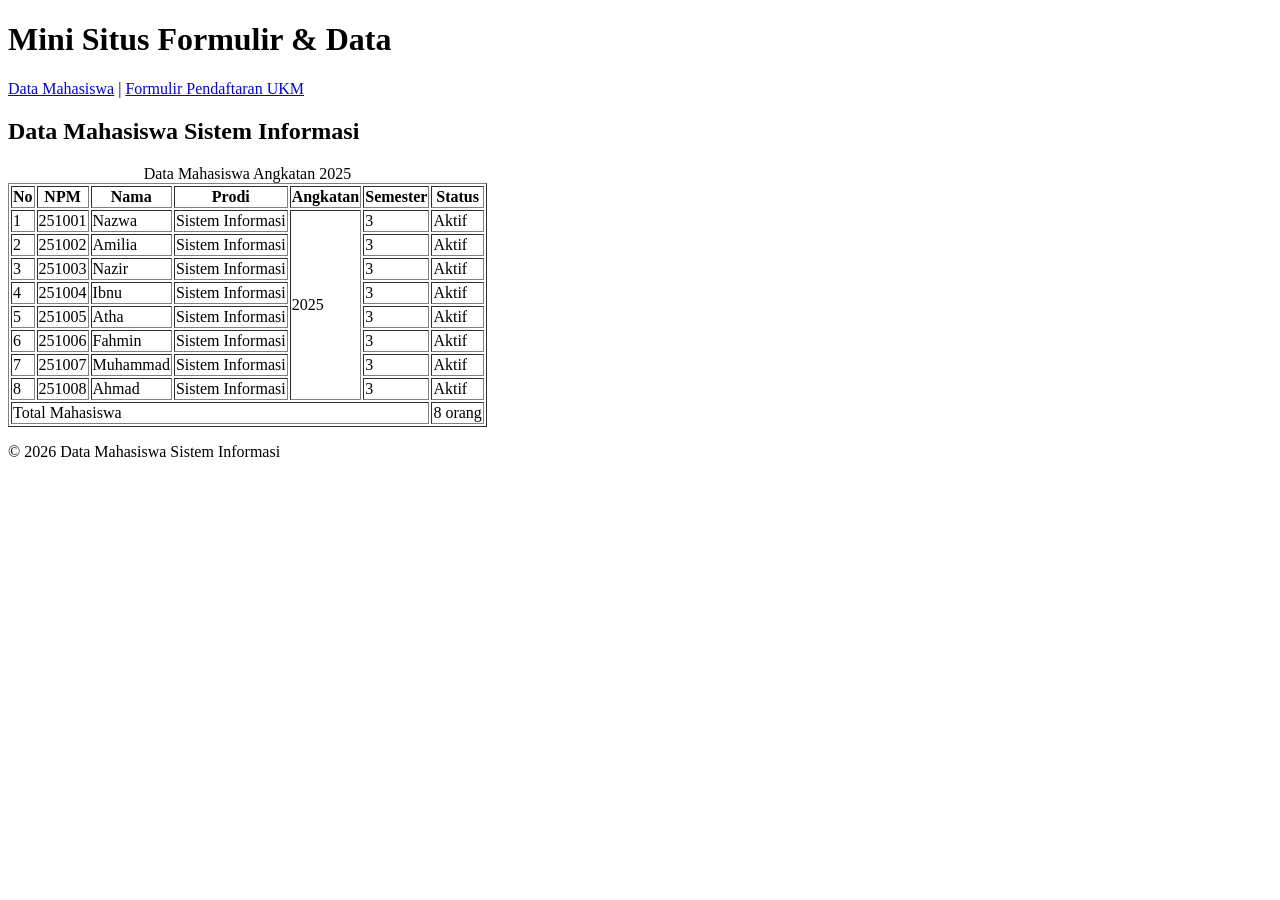
<file: tugas3_2510020059/data.html>
<!DOCTYPE html>
<html lang="id">
<head>
    <meta charset="UTF-8">
    <meta name="viewport" content="width=device-width, initial-scale=1.0">
    <title>Data Mahasiswa</title>
</head>
<body>

    <header>
        <h1>Mini Situs Formulir & Data</h1>

        <nav>
            <a href="data.html">Data Mahasiswa</a> |
            <a href="form.html">Formulir Pendaftaran UKM</a>
        </nav>
    </header>

    <main>
        <section>
            <h2>Data Mahasiswa Sistem Informasi</h2>

            <table border="1">
                <caption>Data Mahasiswa Angkatan 2025</caption>

                <thead>
                    <tr>
                        <th>No</th>
                        <th>NPM</th>
                        <th>Nama</th>
                        <th>Prodi</th>
                        <th>Angkatan</th>
                        <th>Semester</th>
                        <th>Status</th>
                    </tr>
                </thead>

                <tbody>
                    <tr>
                        <td>1</td>
                        <td>251001</td>
                        <td>Nazwa</td>
                        <td>Sistem Informasi</td>
                        <td rowspan="8">2025</td>
                        <td>3</td>
                        <td>Aktif</td>
                    </tr>

                    <tr>
                        <td>2</td>
                        <td>251002</td>
                        <td>Amilia</td>
                        <td>Sistem Informasi</td>
                        <td>3</td>
                        <td>Aktif</td>
                    </tr>

                    <tr>
                        <td>3</td>
                        <td>251003</td>
                        <td>Nazir</td>
                        <td>Sistem Informasi</td>
                        <td>3</td>
                        <td>Aktif</td>
                    </tr>

                    <tr>
                        <td>4</td>
                        <td>251004</td>
                        <td>Ibnu</td>
                        <td>Sistem Informasi</td>
                        <td>3</td>
                        <td>Aktif</td>
                    </tr>

                    <tr>
                        <td>5</td>
                        <td>251005</td>
                        <td>Atha</td>
                        <td>Sistem Informasi</td>
                        <td>3</td>
                        <td>Aktif</td>
                    </tr>

                    <tr>
                        <td>6</td>
                        <td>251006</td>
                        <td>Fahmin</td>
                        <td>Sistem Informasi</td>
                        <td>3</td>
                        <td>Aktif</td>
                    </tr>

                    <tr>
                        <td>7</td>
                        <td>251007</td>
                        <td>Muhammad</td>
                        <td>Sistem Informasi</td>
                        <td>3</td>
                        <td>Aktif</td>
                    </tr>

                    <tr>
                        <td>8</td>
                        <td>251008</td>
                        <td>Ahmad</td>
                        <td>Sistem Informasi</td>
                        <td>3</td>
                        <td>Aktif</td>
                    </tr>
                </tbody>

                <tfoot>
                    <tr>
                        <td colspan="6">Total Mahasiswa</td>
                        <td>8 orang</td>
                    </tr>
                </tfoot>
            </table>
        </section>
    </main>

    <footer>
        <p>&copy; 2026 Data Mahasiswa Sistem Informasi</p>
    </footer>

</body>
</html>
</file>
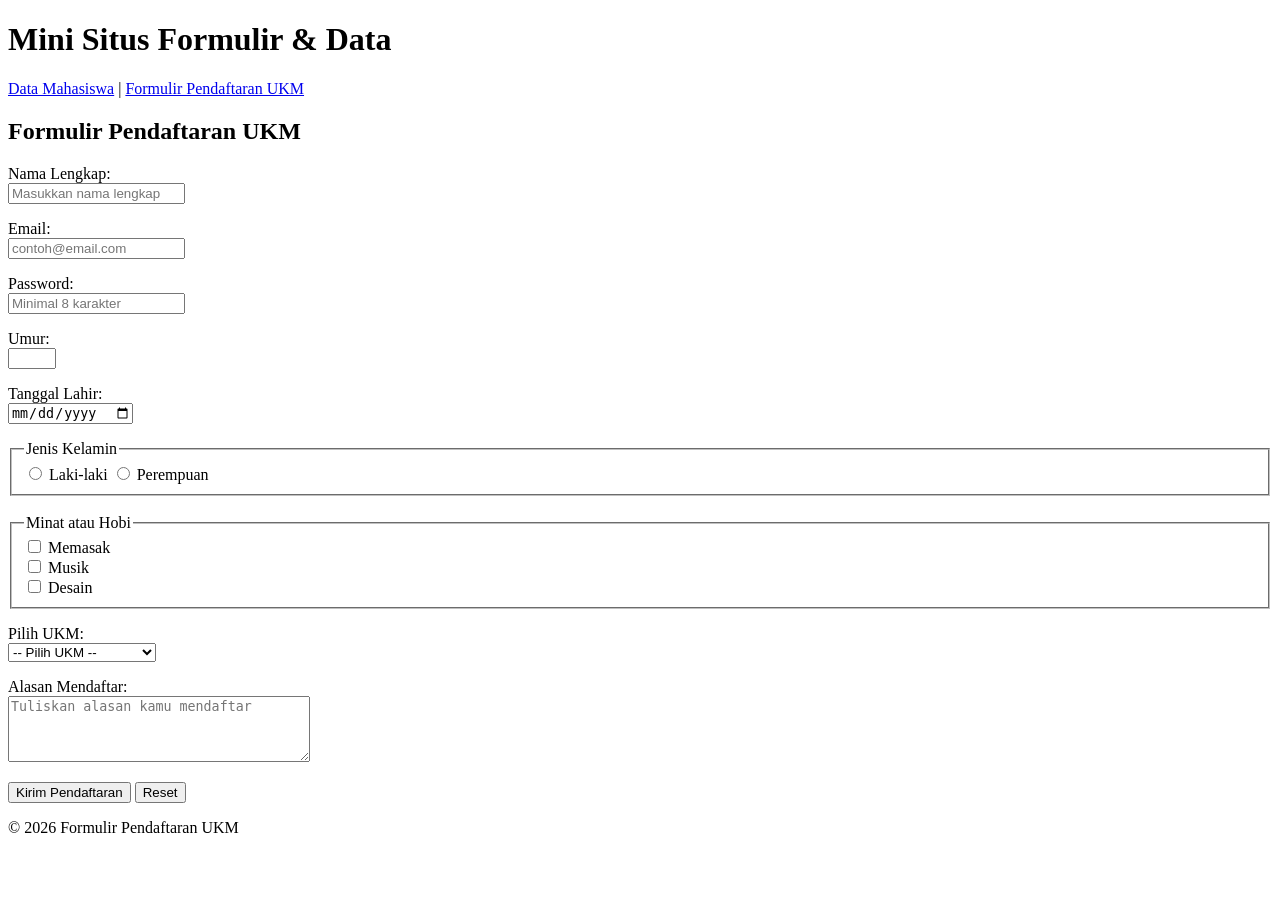
<file: tugas3_2510020059/form.html>
<!DOCTYPE html>
<html lang="id">
<head>
    <meta charset="UTF-8">
    <meta name="viewport" content="width=device-width, initial-scale=1.0">
    <title>Formulir Pendaftaran UKM</title>
</head>
<body>

    <header>
        <h1>Mini Situs Formulir & Data</h1>

        <nav>
            <a href="data.html">Data Mahasiswa</a> |
            <a href="form.html">Formulir Pendaftaran UKM</a>
        </nav>
    </header>

    <main>
        <section>
            <h2>Formulir Pendaftaran UKM</h2>

            <form action="#" method="get">

                <p>
                    <label for="nama">Nama Lengkap:</label><br>
                    <input type="text" id="nama" name="nama"
                    placeholder="Masukkan nama lengkap"
                    minlength="3" required>
                </p>

                <p>
                    <label for="email">Email:</label><br>
                    <input type="email" id="email" name="email"
                    placeholder="contoh@email.com" required>
                </p>

                <p>
                    <label for="password">Password:</label><br>
                    <input type="password" id="password" name="password"
                    placeholder="Minimal 8 karakter"
                    minlength="8" required>
                </p>

                <p>
                    <label for="umur">Umur:</label><br>
                    <input type="number" id="umur" name="umur"
                    min="17" max="60" required>
                </p>

                <p>
                    <label for="tanggal">Tanggal Lahir:</label><br>
                    <input type="date" id="tanggal" name="tanggal"
                    required>
                </p>

                <fieldset>
                    <legend>Jenis Kelamin</legend>

                    <input type="radio" id="laki" name="jk"
                    value="Laki-laki" required>
                    <label for="laki">Laki-laki</label>

                    <input type="radio" id="perempuan" name="jk"
                    value="Perempuan">
                    <label for="perempuan">Perempuan</label>
                </fieldset>

                <br>

                <fieldset>
                    <legend>Minat atau Hobi</legend>

                    <input type="checkbox" id="memasak" name="minat"
                    value="Memasak">
                    <label for="memasak">Memasak</label><br>

                    <input type="checkbox" id="musik" name="minat"
                    value="Musik">
                    <label for="musik">Musik</label><br>

                    <input type="checkbox" id="desain" name="minat"
                    value="Desain">
                    <label for="desain">Desain</label>
                </fieldset>

                <p>
                    <label for="ukm">Pilih UKM:</label><br>
                    <select id="ukm" name="ukm" required>
                        <option value="">-- Pilih UKM --</option>
                        <option value="Musik">UKM Musik</option>
                        <option value="Olahraga">UKM Olahraga</option>
                        <option value="Fotografi">UKM Fotografi</option>
                        <option value="Kewirausahaan">UKM Kewirausahaan</option>
                    </select>
                </p>

                <p>
                    <label for="alasan">Alasan Mendaftar:</label><br>
                    <textarea id="alasan" name="alasan"
                    rows="4" cols="35"
                    placeholder="Tuliskan alasan kamu mendaftar"
                    required></textarea>
                </p>

                <button type="submit">Kirim Pendaftaran</button>
                <button type="reset">Reset</button>

            </form>
        </section>
    </main>

    <footer>
        <p>&copy; 2026 Formulir Pendaftaran UKM</p>
    </footer>

</body>
</html>
</file>
<file: css/style.css>
/* ================= VARIABEL WARNA (CREAM, COKLAT, PINK SOFT) & TIPOGRAFI ================= */
*{box-sizing:border-box;margin:0;padding:0}
:root{--cream:#fdf6ee;--brown:#5c3a28;--pink:#f4b8c8;--pink-dark:#d97b96;--surface:#fffdfb;--text:#4a2e20;--muted:#7c5c4b;--border:#ead8c8;--nav-h:68px;--shadow:0 8px 24px rgba(92,58,40,.12)}
html{scroll-behavior:smooth;scroll-padding-top:90px;overflow-x:hidden}
body{font-family:Arial,sans-serif;background:var(--cream);color:var(--text);width:100%;min-height:100vh;overflow-x:hidden;overflow-y:auto;line-height:1.6}
img{display:block;max-width:100%}
a{color:inherit;text-decoration:none}
.container{width:min(1140px,100%);margin:0 auto;padding:0 20px}
.site-header{position:sticky;top:0;z-index:1000;background:var(--surface);border-bottom:1px solid var(--border);box-shadow:0 3px 12px rgba(92,58,40,.06)}
.navbar{min-height:var(--nav-h);display:flex;align-items:center;justify-content:space-between;gap:20px}
.brand{font-size:1.35rem;font-weight:800;color:var(--brown);white-space:nowrap}
.brand span{color:var(--pink-dark)}
.nav-menu{list-style:none;display:flex;align-items:center;gap:28px}
.nav-menu a{font-weight:600;color:var(--brown);transition:color .2s}
.nav-menu a:hover,.nav-menu a.active{color:var(--pink-dark)}
.nav-toggle,.hamburger{display:none}
.hero{padding:70px 0 80px;background:linear-gradient(135deg,#fdf6ee 0%,#fbe5e9 100%)}
.hero-content{display:grid;grid-template-columns:1.1fr .9fr;align-items:center;gap:50px}
.eyebrow{color:var(--pink-dark);font-weight:700;letter-spacing:2px;text-transform:uppercase;font-size:.78rem;margin-bottom:12px}
.hero h1{font-size:clamp(2.2rem,5vw,4rem);line-height:1.15;color:var(--brown);margin-bottom:20px}
.hero h1 span{color:var(--pink-dark)}
.hero-description{max-width:520px;color:var(--muted);font-size:1.05rem}
.hero-buttons{display:flex;flex-wrap:wrap;gap:12px;margin-top:28px}
.button{display:inline-flex;align-items:center;justify-content:center;padding:12px 22px;border-radius:30px;font-weight:700;transition:transform .2s,background .2s;cursor:pointer}
.button:hover{transform:translateY(-2px)}
.button-primary{background:var(--brown);color:white}
.button-primary:hover{background:#432819}
.button-outline{border:1px solid var(--pink-dark);color:var(--brown);background:transparent}
.button-outline:hover{background:var(--pink)}
.hero-image{position:relative}
.hero-image img{width:100%;height:360px;object-fit:cover;border-radius:28px;box-shadow:var(--shadow)}
.image-note{position:absolute;right:-10px;bottom:18px;background:white;color:var(--brown);padding:10px 18px;border-radius:30px;font-weight:700;box-shadow:var(--shadow)}
.section{padding:75px 0}
.section-heading{text-align:center;max-width:650px;margin:0 auto 38px}
.section-heading h1,.section-heading h2{font-size:clamp(1.8rem,4vw,2.7rem);color:var(--brown);line-height:1.2;margin-bottom:12px}
.section-heading>p:last-child{color:var(--muted)}
.product-grid{display:grid;grid-template-columns:repeat(3,minmax(0,1fr));gap:25px}
.product-card{min-width:0;background:var(--surface);border:1px solid var(--border);border-radius:18px;overflow:hidden;box-shadow:0 5px 18px rgba(92,58,40,.07);display:flex;flex-direction:column}
.product-card>img{width:100%;height:230px;object-fit:cover;background:#f4e7dc}
.product-info{padding:22px;display:flex;flex-direction:column;flex:1}
.product-info h3{font-size:1.2rem;color:var(--brown);margin-bottom:8px;overflow-wrap:anywhere}
.product-info p{font-size:.94rem;color:var(--muted);margin-bottom:14px}
.product-info strong{color:var(--pink-dark);font-size:1.1rem;margin-top:auto;margin-bottom:16px}
.button-card{background:var(--pink);color:var(--brown);width:100%;padding:10px}
.button-card:hover{background:var(--pink-dark);color:white}
.about{background:#f8e8e9}
.about-grid{display:grid;grid-template-columns:1fr 1fr;gap:25px}
.about-box,.quote-box{background:var(--surface);border:1px solid var(--border);border-radius:18px;padding:30px}
.about-box h2{font-size:1.7rem;color:var(--brown);margin-bottom:18px}
.about-box ul{padding-left:20px;color:var(--muted)}
.about-box li{margin:9px 0}
.quote-box blockquote{font-size:1.2rem;color:var(--brown);font-weight:600;margin:12px 0}
.quote-author{color:var(--muted);font-size:.9rem}
.site-footer{background:var(--brown);color:#fff5ed;padding:38px 0}
.footer-content{display:grid;grid-template-columns:1fr 1fr;gap:20px}
.footer-brand{font-size:1.25rem;font-weight:800}
.footer-content p{color:#f4d9cc;font-size:.9rem}
.footer-links{display:flex;flex-direction:column;gap:8px}
.footer-links a:hover{color:var(--pink)}
.student-info{font-size:.9rem}
.copyright{grid-column:1/-1;border-top:1px solid rgba(255,255,255,.2);padding-top:18px;text-align:center}
.contact-page{min-height:65vh}
.contact-card{max-width:650px;margin:0 auto;background:var(--surface);border:1px solid var(--border);border-radius:20px;padding:35px;box-shadow:var(--shadow);text-align:center}
.contact-card h2{color:var(--brown);margin-bottom:15px}
.contact-card p{color:var(--muted);margin:8px 0}
.contact-card .hero-buttons{justify-content:center}
@media(max-width:900px){.hero-content{gap:30px}.product-grid{grid-template-columns:repeat(2,minmax(0,1fr))}.product-card>img{height:210px}}
@media(max-width:700px){:root{--nav-h:62px}.navbar{min-height:var(--nav-h)}.hamburger{display:flex;flex-direction:column;gap:5px;cursor:pointer;padding:10px}.hamburger span{display:block;width:25px;height:3px;border-radius:3px;background:var(--brown)}.nav-menu{display:none;position:absolute;top:100%;left:0;width:100%;background:var(--surface);padding:18px 22px 22px;flex-direction:column;align-items:flex-start;gap:16px;border-bottom:1px solid var(--border)}.nav-toggle:checked~.nav-menu{display:flex}.hero{padding:45px 0 55px}.hero-content{grid-template-columns:1fr}.hero-image img{height:280px}.image-note{right:10px}.section{padding:55px 0}.product-grid{grid-template-columns:1fr;gap:18px}.product-card{display:grid;grid-template-columns:115px minmax(0,1fr)}.product-card>img{height:100%;min-height:180px}.product-info{padding:16px}.product-info h3{font-size:1.05rem}.product-info p{font-size:.85rem}.about-grid{grid-template-columns:1fr}.footer-content{grid-template-columns:1fr}.copyright{grid-column:auto}}
@media(max-width:380px){.container{padding:0 14px}.brand{font-size:1.15rem}.product-card{grid-template-columns:95px minmax(0,1fr)}.product-info{padding:12px}.product-card>img{min-height:190px}.button{padding:10px 16px;font-size:.9rem}}
.map-wrapper {
    width: 100%;
    overflow: hidden;
    border-radius: 12px;
    box-shadow: 0 4px 12px rgba(0, 0, 0, 0.1);
    margin-top: 20px;
}

.map-wrapper iframe {
    display: block;
    width: 100%;
    max-width: 100%;
}
</file>
<file: tugas4_2510020059/style.css>
/* === WARNA DAN PENGATURAN DASAR === */
* {
    box-sizing: border-box;
}

body {
    margin: 0;
    font-family: 'Poppins', Arial, sans-serif;
    font-size: 16px;
    line-height: 1.8;
    color: #5C4050;
    background-color: #FFF8FB;
}

/* === HEADER DAN JUDUL === */
#header {
    background-color: #E8A1BF;
    color: #FFFFFF;
    text-align: center;
    padding: 30px 20px;
}

h1 {
    font-size: 36px;
    text-transform: uppercase;
    letter-spacing: 2px;
    margin-bottom: 5px;
}

#header p {
    margin-top: 0;
}

/* === NAVIGASI === */
nav {
    background-color: #BE185D;
    text-align: center;
    padding: 12px;
}

nav a {
    color: #FFFFFF;
    text-decoration: none;
    margin: 0 12px;
    font-weight: 500;
}

nav a:hover {
    color: #FCE7F3;
}

/* === KONTEN ARTIKEL === */
main {
    max-width: 720px;
    margin: 0 auto;
    padding: 20px;
    background-color: #FFFFFF;
}

article > h2,
section > h2 {
    color: #BE185D;
    font-size: 24px;
    border-bottom: 2px solid #E8A1BF;
    padding-bottom: 8px;
}

article p {
    font-size: 16px;
    text-align: justify;
}

article p:nth-child(even) {
    background-color: #FFF1F7;
}

.pembuka {
    background-color: #FCE7F3;
    padding: 12px;
    border-radius: 6px;
}

.tanggal {
    color: #9D6B83;
    font-size: 14px;
}

blockquote {
    background-color: #FCE7F3;
    border-left: 4px solid #BE185D;
    padding: 15px;
    margin: 20px 0;
    font-style: italic;
}

/* === DAFTAR DAN TAUTAN === */
li {
    margin-bottom: 8px;
}

a {
    color: #BE185D;
}

article a:hover {
    color: #E8A1BF;
}

/* === FOOTER === */
footer {
    background-color: #BE185D;
    color: #FFFFFF;
    text-align: center;
    padding: 15px;
    font-size: 14px;
}
</file>
